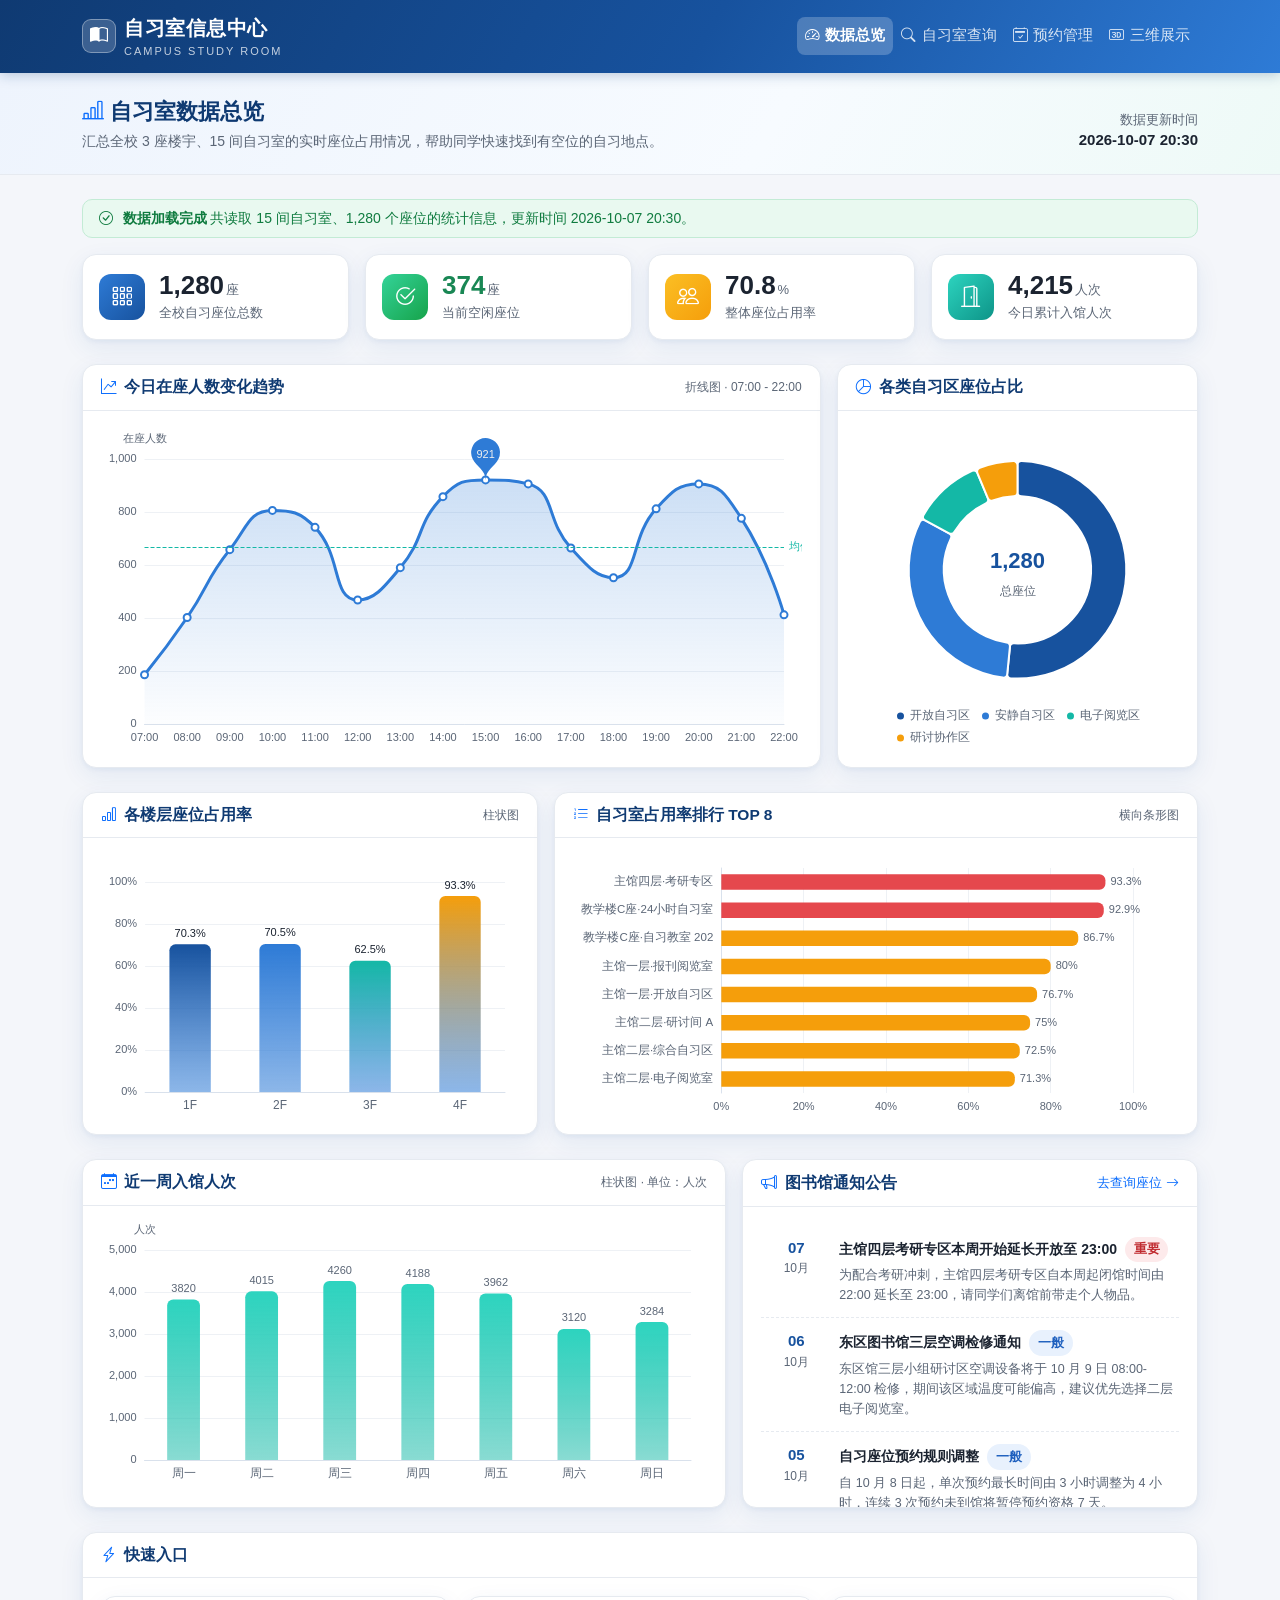
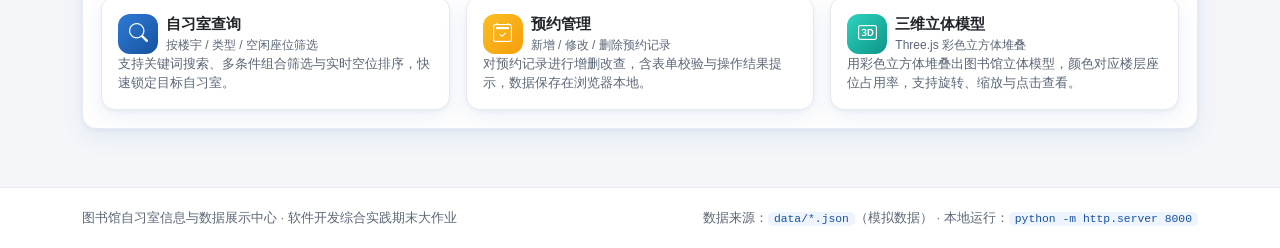
<file: index.html>
<!DOCTYPE html>
<html lang="zh-CN">
<head>
  <meta charset="UTF-8">
  <meta name="viewport" content="width=device-width, initial-scale=1, viewport-fit=cover">
  <meta name="description" content="图书馆自习室信息与数据展示中心 - 首页数据总览">
  <title>数据总览 | 图书馆自习室信息与数据展示中心</title>
  <link rel="stylesheet" href="libs/bootstrap.min.css">
  <link rel="stylesheet" href="libs/bootstrap-icons.css">
  <link rel="stylesheet" href="css/style.css">
</head>
<body>

<!-- ============================ 顶部导航 ============================ -->
<nav class="navbar navbar-expand-lg navbar-dark app-navbar sticky-top">
  <div class="container">
    <a class="navbar-brand" href="index.html">
      <span class="brand-badge"><i class="bi bi-book-half"></i></span>
      <span>自习室信息中心<span class="brand-sub">CAMPUS STUDY ROOM</span></span>
    </a>
    <button class="navbar-toggler" type="button" data-bs-toggle="collapse" data-bs-target="#mainNav"
            aria-controls="mainNav" aria-expanded="false" aria-label="展开导航菜单">
      <span class="navbar-toggler-icon"></span>
    </button>
    <div class="collapse navbar-collapse" id="mainNav">
      <ul class="navbar-nav ms-auto mb-2 mb-lg-0">
        <li class="nav-item"><a class="nav-link active" href="index.html"><i class="bi bi-speedometer2"></i>数据总览</a></li>
        <li class="nav-item"><a class="nav-link" href="rooms.html"><i class="bi bi-search"></i>自习室查询</a></li>
        <li class="nav-item"><a class="nav-link" href="manage.html"><i class="bi bi-calendar2-check"></i>预约管理</a></li>
        <li class="nav-item"><a class="nav-link" href="three-d/scene.html"><i class="bi bi-badge-3d"></i>三维展示</a></li>
      </ul>
    </div>
  </div>
</nav>

<main>
  <!-- ============================ 页头 ============================ -->
  <section class="page-hero">
    <div class="container">
      <div class="d-flex flex-wrap justify-content-between align-items-end gap-2">
        <div>
          <h1><i class="bi bi-bar-chart-line text-primary"></i> 自习室数据总览</h1>
          <p>汇总全校 3 座楼宇、15 间自习室的实时座位占用情况，帮助同学快速找到有空位的自习地点。</p>
        </div>
        <div class="text-lg-end">
          <div class="fs-13 text-muted-2">数据更新时间</div>
          <div class="fw-bold" id="updateTime">--</div>
        </div>
      </div>
    </div>
  </section>

  <div class="container py-4">
    <!-- 顶部提示条 -->
    <div id="alertHost" class="mb-3"></div>

    <!-- ============================ 核心指标 ============================ -->
    <section class="row g-3 mb-4" aria-label="核心指标">
      <div class="col-6 col-lg-3">
        <div class="stat-card">
          <div class="stat-icon"><i class="bi bi-grid-3x3-gap"></i></div>
          <div class="stat-meta">
            <div class="stat-value" id="statTotalSeats">--<small>座</small></div>
            <div class="stat-label">全校自习座位总数</div>
          </div>
        </div>
      </div>
      <div class="col-6 col-lg-3">
        <div class="stat-card">
          <div class="stat-icon g-ok"><i class="bi bi-check2-circle"></i></div>
          <div class="stat-meta">
            <div class="stat-value text-success" id="statAvailable">--<small>座</small></div>
            <div class="stat-label">当前空闲座位</div>
          </div>
        </div>
      </div>
      <div class="col-6 col-lg-3">
        <div class="stat-card">
          <div class="stat-icon g-warn"><i class="bi bi-people"></i></div>
          <div class="stat-meta">
            <div class="stat-value" id="statRate">--<small>%</small></div>
            <div class="stat-label">整体座位占用率</div>
          </div>
        </div>
      </div>
      <div class="col-6 col-lg-3">
        <div class="stat-card">
          <div class="stat-icon g-accent"><i class="bi bi-door-open"></i></div>
          <div class="stat-meta">
            <div class="stat-value" id="statVisits">--<small>人次</small></div>
            <div class="stat-label">今日累计入馆人次</div>
          </div>
        </div>
      </div>
    </section>

    <!-- ============================ 图表区（一） ============================ -->
    <section class="row g-3 mb-4">
      <div class="col-12 col-lg-8">
        <div class="card-soft h-100">
          <div class="card-head">
            <h2><i class="bi bi-graph-up-arrow text-primary"></i> 今日在座人数变化趋势</h2>
            <span class="fs-12 text-muted-2">折线图 · 07:00 - 22:00</span>
          </div>
          <div class="card-body">
            <div id="chartHourly" class="chart-box"></div>
          </div>
        </div>
      </div>
      <div class="col-12 col-lg-4">
        <div class="card-soft h-100">
          <div class="card-head">
            <h2><i class="bi bi-pie-chart text-primary"></i> 各类自习区座位占比</h2>
          </div>
          <div class="card-body">
            <div id="chartType" class="chart-box" style="height:320px;"></div>
          </div>
        </div>
      </div>
    </section>

    <!-- ============================ 图表区（二） ============================ -->
    <section class="row g-3 mb-4">
      <div class="col-12 col-lg-5">
        <div class="card-soft h-100">
          <div class="card-head">
            <h2><i class="bi bi-bar-chart text-primary"></i> 各楼层座位占用率</h2>
            <span class="fs-12 text-muted-2">柱状图</span>
          </div>
          <div class="card-body">
            <div id="chartFloor" class="chart-box sm"></div>
          </div>
        </div>
      </div>
      <div class="col-12 col-lg-7">
        <div class="card-soft h-100">
          <div class="card-head">
            <h2><i class="bi bi-list-ol text-primary"></i> 自习室占用率排行 TOP 8</h2>
            <span class="fs-12 text-muted-2">横向条形图</span>
          </div>
          <div class="card-body">
            <div id="chartRank" class="chart-box sm"></div>
          </div>
        </div>
      </div>
    </section>

    <!-- ============================ 图表区（三）+ 公告 ============================ -->
    <section class="row g-3 mb-4">
      <div class="col-12 col-lg-7">
        <div class="card-soft h-100">
          <div class="card-head">
            <h2><i class="bi bi-calendar-week text-primary"></i> 近一周入馆人次</h2>
            <span class="fs-12 text-muted-2">柱状图 · 单位：人次</span>
          </div>
          <div class="card-body">
            <div id="chartWeekly" class="chart-box sm"></div>
          </div>
        </div>
      </div>
      <div class="col-12 col-lg-5">
        <div class="card-soft h-100">
          <div class="card-head">
            <h2><i class="bi bi-megaphone text-primary"></i> 图书馆通知公告</h2>
            <a href="rooms.html" class="fs-13">去查询座位 <i class="bi bi-arrow-right"></i></a>
          </div>
          <div class="card-body" id="noticeList" style="max-height:300px;overflow:auto;">
            <div class="skeleton sk-card"></div>
          </div>
        </div>
      </div>
    </section>

    <!-- ============================ 快速入口 ============================ -->
    <section class="row g-3">
      <div class="col-12">
        <div class="card-soft">
          <div class="card-head"><h2><i class="bi bi-lightning-charge text-primary"></i> 快速入口</h2></div>
          <div class="card-body">
            <div class="row g-3">
              <div class="col-12 col-md-4">
                <a href="rooms.html" class="room-card d-block text-decoration-none">
                  <div class="d-flex align-items-center gap-2">
                    <span class="stat-icon" style="flex:0 0 40px;width:40px;height:40px;font-size:19px;"><i class="bi bi-search"></i></span>
                    <div>
                      <div class="fw-bold text-dark">自习室查询</div>
                      <div class="fs-12 text-muted-2">按楼宇 / 类型 / 空闲座位筛选</div>
                    </div>
                  </div>
                  <p class="fs-13 text-muted-2 mb-0">支持关键词搜索、多条件组合筛选与实时空位排序，快速锁定目标自习室。</p>
                </a>
              </div>
              <div class="col-12 col-md-4">
                <a href="manage.html" class="room-card d-block text-decoration-none">
                  <div class="d-flex align-items-center gap-2">
                    <span class="stat-icon g-warn" style="flex:0 0 40px;width:40px;height:40px;font-size:19px;"><i class="bi bi-calendar2-check"></i></span>
                    <div>
                      <div class="fw-bold text-dark">预约管理</div>
                      <div class="fs-12 text-muted-2">新增 / 修改 / 删除预约记录</div>
                    </div>
                  </div>
                  <p class="fs-13 text-muted-2 mb-0">对预约记录进行增删改查，含表单校验与操作结果提示，数据保存在浏览器本地。</p>
                </a>
              </div>
              <div class="col-12 col-md-4">
                <a href="three-d/scene.html" class="room-card d-block text-decoration-none">
                  <div class="d-flex align-items-center gap-2">
                    <span class="stat-icon g-accent" style="flex:0 0 40px;width:40px;height:40px;font-size:19px;"><i class="bi bi-badge-3d"></i></span>
                    <div>
                      <div class="fw-bold text-dark">三维立体模型</div>
                      <div class="fs-12 text-muted-2">Three.js 彩色立方体堆叠</div>
                    </div>
                  </div>
                  <p class="fs-13 text-muted-2 mb-0">用彩色立方体堆叠出图书馆立体模型，颜色对应楼层座位占用率，支持旋转、缩放与点击查看。</p>
                </a>
              </div>
            </div>
          </div>
        </div>
      </div>
    </section>
  </div>
</main>

<!-- ============================ 页脚 ============================ -->
<footer class="app-footer">
  <div class="container">
    <div class="foot-line">
      <div>图书馆自习室信息与数据展示中心 · 软件开发综合实践期末大作业</div>
      <div>数据来源：<code>data/*.json</code>（模拟数据） · 本地运行：<code>python -m http.server 8000</code></div>
    </div>
  </div>
</footer>

<script src="libs/jquery.min.js"></script>
<script src="libs/bootstrap.bundle.min.js"></script>
<script src="libs/echarts.min.js"></script>
<script src="js/common.js"></script>
<script src="js/index.js"></script>
</body>
</html>
</file>
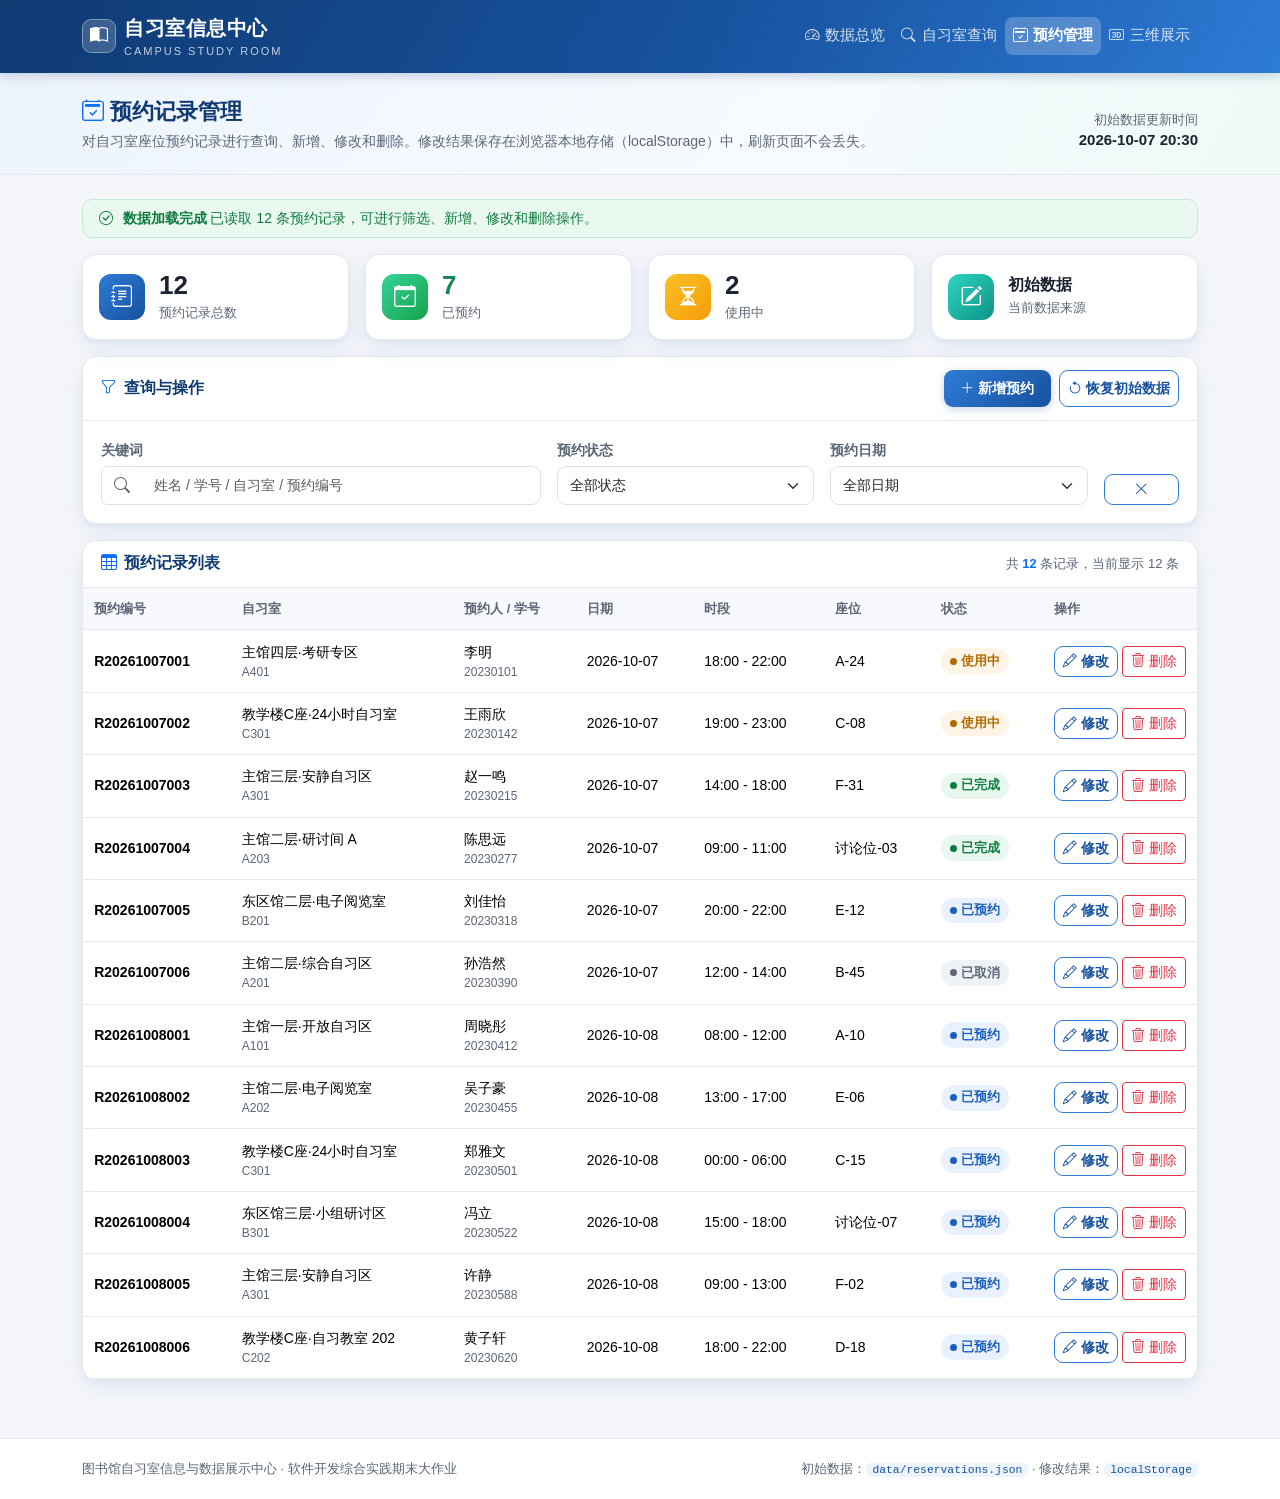
<file: manage.html>
<!DOCTYPE html>
<html lang="zh-CN">
<head>
  <meta charset="UTF-8">
  <meta name="viewport" content="width=device-width, initial-scale=1, viewport-fit=cover">
  <meta name="description" content="图书馆自习室信息与数据展示中心 - 预约记录管理">
  <title>预约管理 | 图书馆自习室信息与数据展示中心</title>
  <link rel="stylesheet" href="libs/bootstrap.min.css">
  <link rel="stylesheet" href="libs/bootstrap-icons.css">
  <link rel="stylesheet" href="css/style.css">
</head>
<body>

<nav class="navbar navbar-expand-lg navbar-dark app-navbar sticky-top">
  <div class="container">
    <a class="navbar-brand" href="index.html">
      <span class="brand-badge"><i class="bi bi-book-half"></i></span>
      <span>自习室信息中心<span class="brand-sub">CAMPUS STUDY ROOM</span></span>
    </a>
    <button class="navbar-toggler" type="button" data-bs-toggle="collapse" data-bs-target="#mainNav"
            aria-controls="mainNav" aria-expanded="false" aria-label="展开导航菜单">
      <span class="navbar-toggler-icon"></span>
    </button>
    <div class="collapse navbar-collapse" id="mainNav">
      <ul class="navbar-nav ms-auto mb-2 mb-lg-0">
        <li class="nav-item"><a class="nav-link" href="index.html"><i class="bi bi-speedometer2"></i>数据总览</a></li>
        <li class="nav-item"><a class="nav-link" href="rooms.html"><i class="bi bi-search"></i>自习室查询</a></li>
        <li class="nav-item"><a class="nav-link active" href="manage.html"><i class="bi bi-calendar2-check"></i>预约管理</a></li>
        <li class="nav-item"><a class="nav-link" href="three-d/scene.html"><i class="bi bi-badge-3d"></i>三维展示</a></li>
      </ul>
    </div>
  </div>
</nav>

<main>
  <section class="page-hero">
    <div class="container">
      <div class="d-flex flex-wrap justify-content-between align-items-end gap-2">
        <div>
          <h1><i class="bi bi-calendar2-check text-primary"></i> 预约记录管理</h1>
          <p>对自习室座位预约记录进行查询、新增、修改和删除。修改结果保存在浏览器本地存储（localStorage）中，刷新页面不会丢失。</p>
        </div>
        <div class="text-lg-end">
          <div class="fs-13 text-muted-2">初始数据更新时间</div>
          <div class="fw-bold" id="updateTime">--</div>
        </div>
      </div>
    </div>
  </section>

  <div class="container py-4">
    <div id="alertHost" class="mb-3"></div>

    <!-- ============================ 统计条 ============================ -->
    <section class="row g-3 mb-3" aria-label="预约统计">
      <div class="col-6 col-lg-3">
        <div class="stat-card">
          <div class="stat-icon"><i class="bi bi-journal-text"></i></div>
          <div class="stat-meta"><div class="stat-value" id="mTotal">--</div><div class="stat-label">预约记录总数</div></div>
        </div>
      </div>
      <div class="col-6 col-lg-3">
        <div class="stat-card">
          <div class="stat-icon g-ok"><i class="bi bi-calendar-check"></i></div>
          <div class="stat-meta"><div class="stat-value text-success" id="mBooked">--</div><div class="stat-label">已预约</div></div>
        </div>
      </div>
      <div class="col-6 col-lg-3">
        <div class="stat-card">
          <div class="stat-icon g-warn"><i class="bi bi-hourglass-split"></i></div>
          <div class="stat-meta"><div class="stat-value" id="mUsing">--</div><div class="stat-label">使用中</div></div>
        </div>
      </div>
      <div class="col-6 col-lg-3">
        <div class="stat-card">
          <div class="stat-icon g-accent"><i class="bi bi-pencil-square"></i></div>
          <div class="stat-meta"><div class="stat-value" id="mDirty" style="font-size:18px;">初始数据</div><div class="stat-label">当前数据来源</div></div>
        </div>
      </div>
    </section>

    <!-- ============================ 操作与筛选 ============================ -->
    <section class="card-soft mb-3">
      <div class="card-head">
        <h2><i class="bi bi-funnel text-primary"></i> 查询与操作</h2>
        <div class="d-flex flex-wrap gap-2">
          <button type="button" class="btn btn-brand btn-sm" id="btnAdd">
            <i class="bi bi-plus-lg"></i> 新增预约
          </button>
          <button type="button" class="btn btn-outline-brand btn-sm" id="btnRestore">
            <i class="bi bi-arrow-counterclockwise"></i> 恢复初始数据
          </button>
        </div>
      </div>
      <div class="card-body">
        <div class="row g-3">
          <div class="col-12 col-md-5">
            <label class="form-label" for="mKw">关键词</label>
            <div class="input-group">
              <span class="input-group-text bg-white"><i class="bi bi-search text-muted-2"></i></span>
              <input type="search" class="form-control border-start-0" id="mKw"
                     placeholder="姓名 / 学号 / 自习室 / 预约编号" maxlength="20">
            </div>
          </div>
          <div class="col-6 col-md-3">
            <label class="form-label" for="mStatus">预约状态</label>
            <select class="form-select" id="mStatus">
              <option value="">全部状态</option>
              <option value="已预约">已预约</option>
              <option value="使用中">使用中</option>
              <option value="已完成">已完成</option>
              <option value="已取消">已取消</option>
            </select>
          </div>
          <div class="col-6 col-md-3">
            <label class="form-label" for="mDate">预约日期</label>
            <select class="form-select" id="mDate"><option value="">全部日期</option></select>
          </div>
          <div class="col-12 col-md-1 d-flex align-items-end">
            <button type="button" class="btn btn-outline-brand btn-sm w-100" id="btnClearFilter" title="清空筛选">
              <i class="bi bi-x-lg"></i>
            </button>
          </div>
        </div>
      </div>
    </section>

    <!-- ============================ 记录表格 ============================ -->
    <section class="card-soft">
      <div class="card-head">
        <h2><i class="bi bi-table text-primary"></i> 预约记录列表</h2>
        <div class="fs-13 text-muted-2" id="mSummary">正在统计…</div>
      </div>
      <div class="card-body p-0">
        <div class="table-wrap" id="tableWrap"></div>
      </div>
    </section>
  </div>
</main>

<footer class="app-footer">
  <div class="container">
    <div class="foot-line">
      <div>图书馆自习室信息与数据展示中心 · 软件开发综合实践期末大作业</div>
      <div>初始数据：<code>data/reservations.json</code> · 修改结果：<code>localStorage</code></div>
    </div>
  </div>
</footer>

<!-- ============================ 新增 / 编辑 弹窗 ============================ -->
<div class="modal fade" id="editModal" tabindex="-1" aria-labelledby="editModalTitle" aria-hidden="true">
  <div class="modal-dialog modal-dialog-centered modal-lg">
    <div class="modal-content" style="border-radius:14px;border:none;">
      <div class="modal-header" style="background:#f7f9fc;border-bottom:1px solid var(--line);">
        <h5 class="modal-title fw-bold" id="editModalTitle">新增预约</h5>
        <button type="button" class="btn-close" data-bs-dismiss="modal" aria-label="关闭"></button>
      </div>
      <div class="modal-body">
        <form id="editForm" novalidate>
          <input type="hidden" id="fId">
          <div class="row g-3">
            <div class="col-12 col-md-6">
              <label class="form-label" for="fRoom">自习室 <span class="text-danger">*</span></label>
              <select class="form-select" id="fRoom" required>
                <option value="">请选择自习室</option>
              </select>
              <div class="invalid-feedback" id="errRoom">请选择一间自习室</div>
            </div>
            <div class="col-12 col-md-6">
              <label class="form-label" for="fSeat">座位号</label>
              <input type="text" class="form-control" id="fSeat" placeholder="如：A-24" maxlength="12">
              <div class="form-text fs-12">不填写时系统自动生成临时座位号</div>
            </div>
            <div class="col-12 col-md-6">
              <label class="form-label" for="fStudent">预约人姓名 <span class="text-danger">*</span></label>
              <input type="text" class="form-control" id="fStudent" placeholder="请输入姓名" maxlength="10" required>
              <div class="invalid-feedback" id="errStudent">姓名不能为空，且长度不超过 10 个字符</div>
            </div>
            <div class="col-12 col-md-6">
              <label class="form-label" for="fStudentNo">学号 <span class="text-danger">*</span></label>
              <input type="text" class="form-control" id="fStudentNo" placeholder="8 位数字，如 20230101"
                     maxlength="8" inputmode="numeric" required>
              <div class="invalid-feedback" id="errStudentNo">学号必须是 8 位数字</div>
            </div>
            <div class="col-12 col-md-4">
              <label class="form-label" for="fDate">预约日期 <span class="text-danger">*</span></label>
              <input type="date" class="form-control" id="fDate" required>
              <div class="invalid-feedback" id="errDate">请选择预约日期</div>
            </div>
            <div class="col-6 col-md-4">
              <label class="form-label" for="fStart">开始时间 <span class="text-danger">*</span></label>
              <input type="time" class="form-control" id="fStart" required>
              <div class="invalid-feedback" id="errStart">请选择开始时间</div>
            </div>
            <div class="col-6 col-md-4">
              <label class="form-label" for="fEnd">结束时间 <span class="text-danger">*</span></label>
              <input type="time" class="form-control" id="fEnd" required>
              <div class="invalid-feedback" id="errEnd">结束时间必须晚于开始时间</div>
            </div>
            <div class="col-12 col-md-4">
              <label class="form-label" for="fStatus">状态</label>
              <select class="form-select" id="fStatus">
                <option value="已预约">已预约</option>
                <option value="使用中">使用中</option>
                <option value="已完成">已完成</option>
                <option value="已取消">已取消</option>
              </select>
            </div>
          </div>
        </form>
      </div>
      <div class="modal-footer" style="border-top:1px solid var(--line);">
        <button type="button" class="btn btn-outline-secondary" data-bs-dismiss="modal">取消</button>
        <button type="button" class="btn btn-brand" id="btnSave"><i class="bi bi-check2"></i> 保存</button>
      </div>
    </div>
  </div>
</div>

<!-- ============================ 删除确认弹窗 ============================ -->
<div class="modal fade" id="delModal" tabindex="-1" aria-labelledby="delModalTitle" aria-hidden="true">
  <div class="modal-dialog modal-dialog-centered modal-sm">
    <div class="modal-content" style="border-radius:14px;border:none;">
      <div class="modal-header" style="border-bottom:1px solid var(--line);">
        <h5 class="modal-title fw-bold" id="delModalTitle">确认删除</h5>
      </div>
      <div class="modal-body" id="delBody">确定要删除这条预约记录吗？</div>
      <div class="modal-footer" style="border-top:1px solid var(--line);">
        <button type="button" class="btn btn-outline-secondary btn-sm" data-bs-dismiss="modal">取消</button>
        <button type="button" class="btn btn-danger btn-sm" id="btnDelConfirm"><i class="bi bi-trash3"></i> 确认删除</button>
      </div>
    </div>
  </div>
</div>

<script src="libs/jquery.min.js"></script>
<script src="libs/bootstrap.bundle.min.js"></script>
<script src="js/common.js"></script>
<script src="js/manage.js"></script>
</body>
</html>
</file>
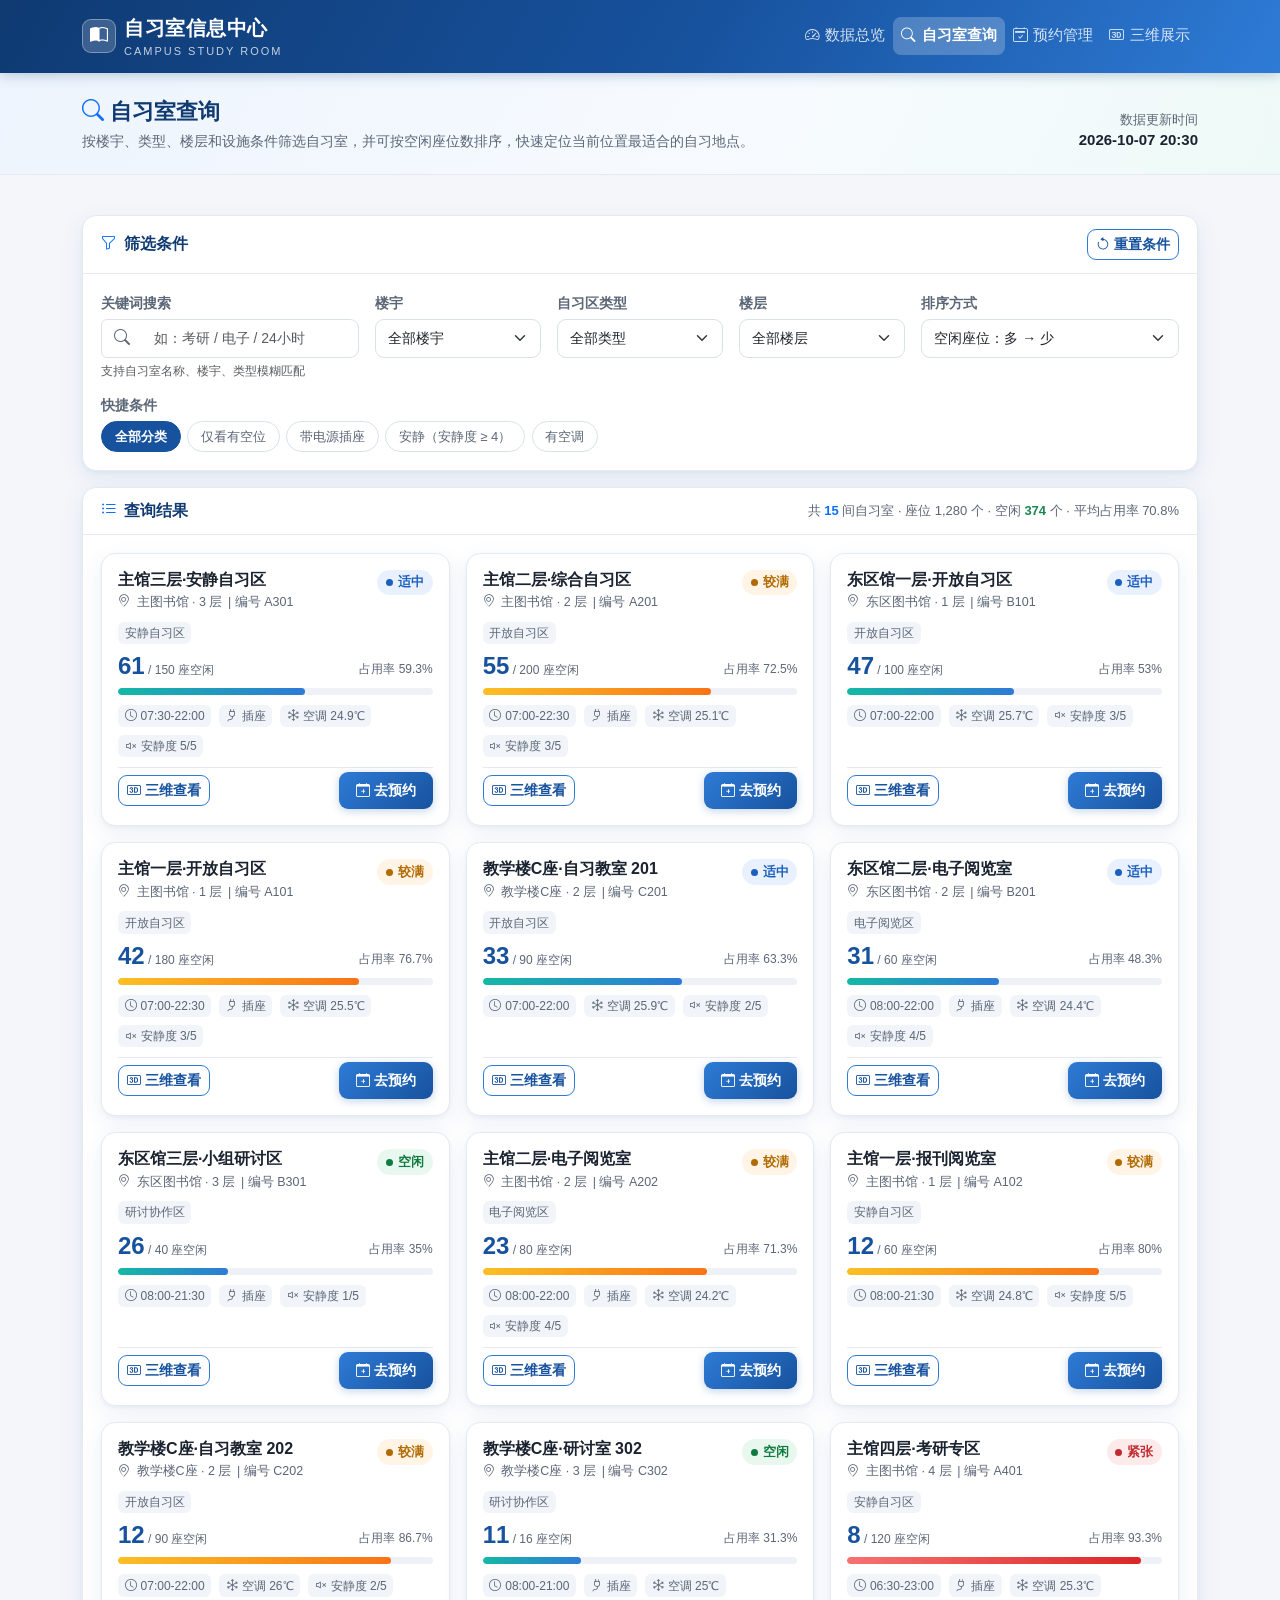
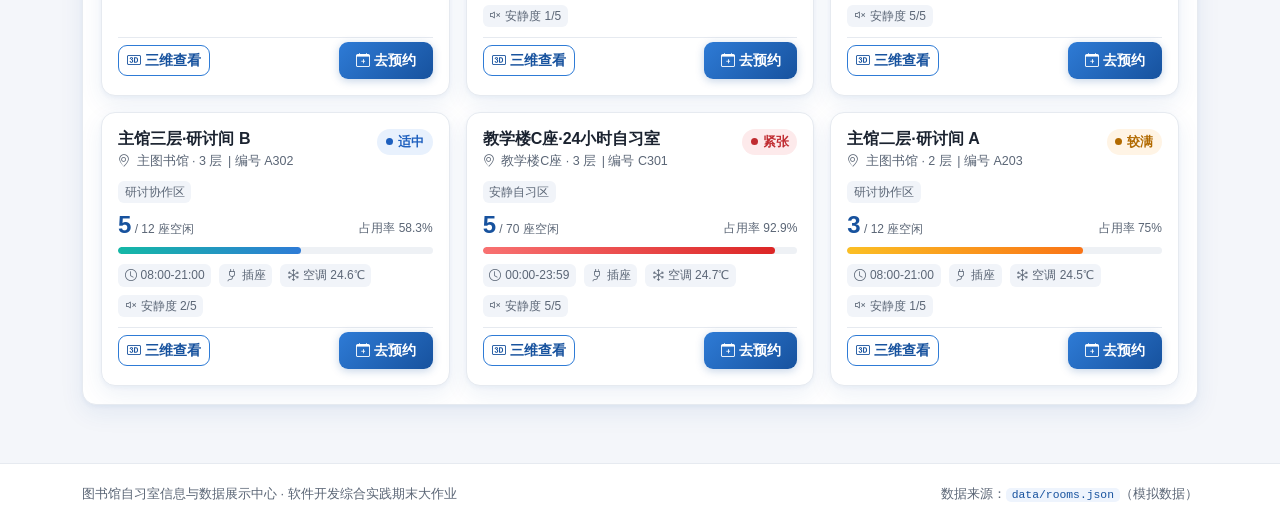
<file: rooms.html>
<!DOCTYPE html>
<html lang="zh-CN">
<head>
  <meta charset="UTF-8">
  <meta name="viewport" content="width=device-width, initial-scale=1, viewport-fit=cover">
  <meta name="description" content="图书馆自习室信息与数据展示中心 - 自习室查询与筛选">
  <title>自习室查询 | 图书馆自习室信息与数据展示中心</title>
  <link rel="stylesheet" href="libs/bootstrap.min.css">
  <link rel="stylesheet" href="libs/bootstrap-icons.css">
  <link rel="stylesheet" href="css/style.css">
</head>
<body>

<nav class="navbar navbar-expand-lg navbar-dark app-navbar sticky-top">
  <div class="container">
    <a class="navbar-brand" href="index.html">
      <span class="brand-badge"><i class="bi bi-book-half"></i></span>
      <span>自习室信息中心<span class="brand-sub">CAMPUS STUDY ROOM</span></span>
    </a>
    <button class="navbar-toggler" type="button" data-bs-toggle="collapse" data-bs-target="#mainNav"
            aria-controls="mainNav" aria-expanded="false" aria-label="展开导航菜单">
      <span class="navbar-toggler-icon"></span>
    </button>
    <div class="collapse navbar-collapse" id="mainNav">
      <ul class="navbar-nav ms-auto mb-2 mb-lg-0">
        <li class="nav-item"><a class="nav-link" href="index.html"><i class="bi bi-speedometer2"></i>数据总览</a></li>
        <li class="nav-item"><a class="nav-link active" href="rooms.html"><i class="bi bi-search"></i>自习室查询</a></li>
        <li class="nav-item"><a class="nav-link" href="manage.html"><i class="bi bi-calendar2-check"></i>预约管理</a></li>
        <li class="nav-item"><a class="nav-link" href="three-d/scene.html"><i class="bi bi-badge-3d"></i>三维展示</a></li>
      </ul>
    </div>
  </div>
</nav>

<main>
  <section class="page-hero">
    <div class="container">
      <div class="d-flex flex-wrap justify-content-between align-items-end gap-2">
        <div>
          <h1><i class="bi bi-search text-primary"></i> 自习室查询</h1>
          <p>按楼宇、类型、楼层和设施条件筛选自习室，并可按空闲座位数排序，快速定位当前位置最适合的自习地点。</p>
        </div>
        <div class="text-lg-end">
          <div class="fs-13 text-muted-2">数据更新时间</div>
          <div class="fw-bold" id="updateTime">--</div>
        </div>
      </div>
    </div>
  </section>

  <div class="container py-4">
    <div id="alertHost" class="mb-3"></div>

    <!-- ============================ 筛选区 ============================ -->
    <section class="card-soft mb-3">
      <div class="card-head">
        <h2><i class="bi bi-funnel text-primary"></i> 筛选条件</h2>
        <button type="button" class="btn btn-outline-brand btn-sm" id="btnReset">
          <i class="bi bi-arrow-counterclockwise"></i> 重置条件
        </button>
      </div>
      <div class="card-body">
        <form class="row g-3" id="filterForm" autocomplete="off">
          <div class="col-12 col-md-6 col-lg-3">
            <label class="form-label" for="kw">关键词搜索</label>
            <div class="input-group">
              <span class="input-group-text bg-white"><i class="bi bi-search text-muted-2"></i></span>
              <input type="search" class="form-control border-start-0" id="kw"
                     placeholder="如：考研 / 电子 / 24小时" maxlength="20">
            </div>
            <div class="form-text fs-12">支持自习室名称、楼宇、类型模糊匹配</div>
          </div>
          <div class="col-6 col-md-6 col-lg-2">
            <label class="form-label" for="fBuilding">楼宇</label>
            <select class="form-select" id="fBuilding">
              <option value="">全部楼宇</option>
            </select>
          </div>
          <div class="col-6 col-md-6 col-lg-2">
            <label class="form-label" for="fType">自习区类型</label>
            <select class="form-select" id="fType">
              <option value="">全部类型</option>
            </select>
          </div>
          <div class="col-6 col-md-6 col-lg-2">
            <label class="form-label" for="fFloor">楼层</label>
            <select class="form-select" id="fFloor">
              <option value="">全部楼层</option>
            </select>
          </div>
          <div class="col-6 col-md-6 col-lg-3">
            <label class="form-label" for="fSort">排序方式</label>
            <select class="form-select" id="fSort">
              <option value="available-desc">空闲座位：多 → 少</option>
              <option value="rate-asc">占用率：低 → 高</option>
              <option value="rate-desc">占用率：高 → 低</option>
              <option value="name-asc">名称：A → Z</option>
            </select>
          </div>
          <div class="col-12">
            <label class="form-label d-block">快捷条件</label>
            <div class="chip-group" id="chipGroup">
              <span class="chip active" data-chip="all">全部分类</span>
              <span class="chip" data-chip="available">仅看有空位</span>
              <span class="chip" data-chip="socket">带电源插座</span>
              <span class="chip" data-chip="quiet">安静（安静度 ≥ 4）</span>
              <span class="chip" data-chip="ac">有空调</span>
            </div>
          </div>
        </form>
      </div>
    </section>

    <!-- ============================ 结果区 ============================ -->
    <section class="card-soft">
      <div class="card-head">
        <h2><i class="bi bi-list-ul text-primary"></i> 查询结果</h2>
        <div class="fs-13 text-muted-2" id="resultSummary">正在统计…</div>
      </div>
      <div class="card-body">
        <div class="row g-3" id="roomList"></div>
      </div>
    </section>
  </div>
</main>

<footer class="app-footer">
  <div class="container">
    <div class="foot-line">
      <div>图书馆自习室信息与数据展示中心 · 软件开发综合实践期末大作业</div>
      <div>数据来源：<code>data/rooms.json</code>（模拟数据）</div>
    </div>
  </div>
</footer>

<script src="libs/jquery.min.js"></script>
<script src="libs/bootstrap.bundle.min.js"></script>
<script src="js/common.js"></script>
<script src="js/rooms.js"></script>
</body>
</html>
</file>
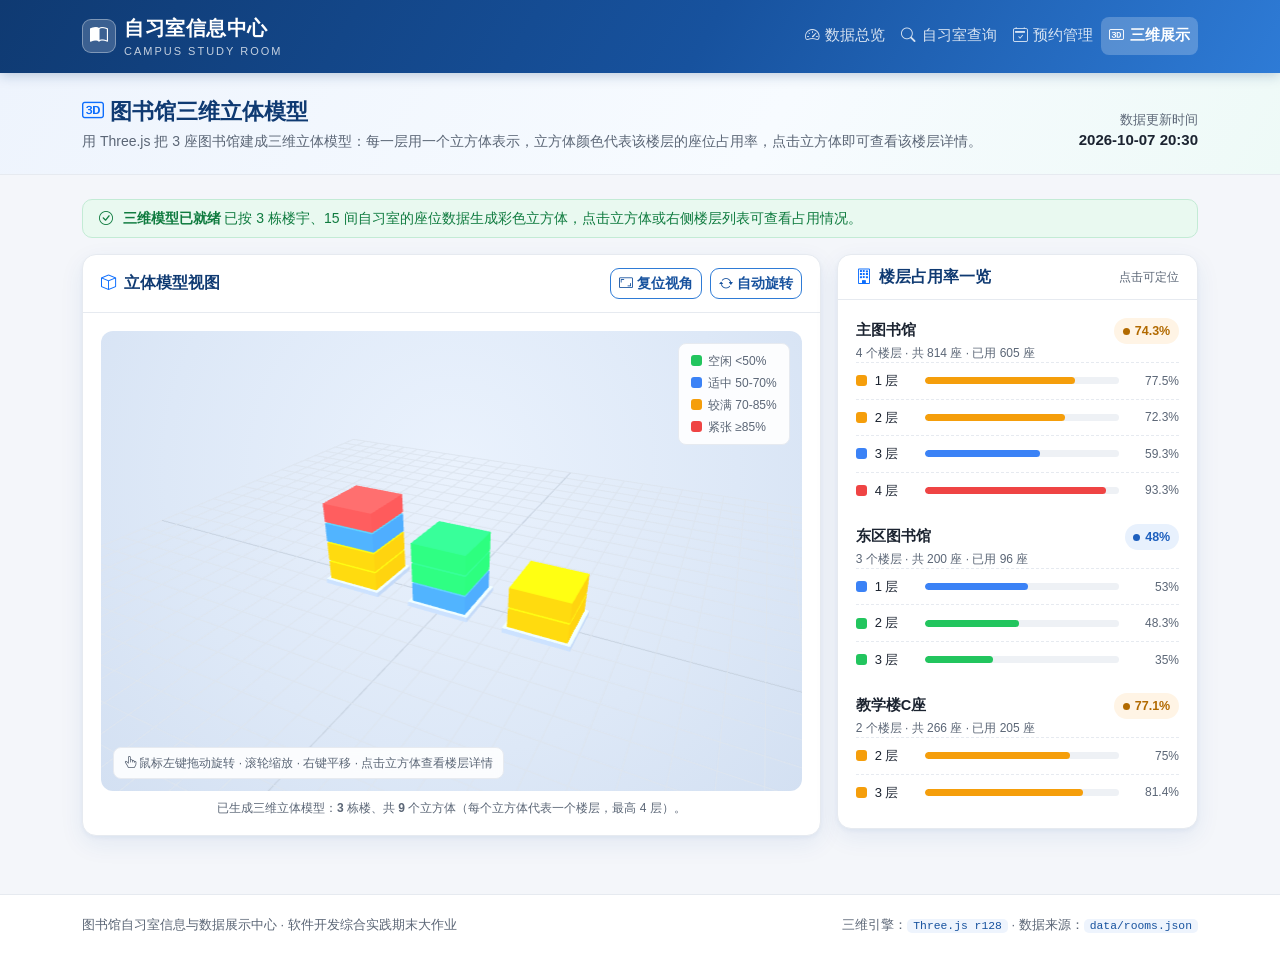
<file: three-d/scene.html>
<!DOCTYPE html>
<html lang="zh-CN">
<head>
  <meta charset="UTF-8">
  <meta name="viewport" content="width=device-width, initial-scale=1, viewport-fit=cover">
  <meta name="description" content="图书馆自习室信息与数据展示中心 - 图书馆三维立体模型">
  <title>三维展示 | 图书馆自习室信息与数据展示中心</title>
  <link rel="stylesheet" href="../libs/bootstrap.min.css">
  <link rel="stylesheet" href="../libs/bootstrap-icons.css">
  <link rel="stylesheet" href="../css/style.css">
</head>
<body>

<nav class="navbar navbar-expand-lg navbar-dark app-navbar sticky-top">
  <div class="container">
    <a class="navbar-brand" href="../index.html">
      <span class="brand-badge"><i class="bi bi-book-half"></i></span>
      <span>自习室信息中心<span class="brand-sub">CAMPUS STUDY ROOM</span></span>
    </a>
    <button class="navbar-toggler" type="button" data-bs-toggle="collapse" data-bs-target="#mainNav"
            aria-controls="mainNav" aria-expanded="false" aria-label="展开导航菜单">
      <span class="navbar-toggler-icon"></span>
    </button>
    <div class="collapse navbar-collapse" id="mainNav">
      <ul class="navbar-nav ms-auto mb-2 mb-lg-0">
        <li class="nav-item"><a class="nav-link" href="../index.html"><i class="bi bi-speedometer2"></i>数据总览</a></li>
        <li class="nav-item"><a class="nav-link" href="../rooms.html"><i class="bi bi-search"></i>自习室查询</a></li>
        <li class="nav-item"><a class="nav-link" href="../manage.html"><i class="bi bi-calendar2-check"></i>预约管理</a></li>
        <li class="nav-item"><a class="nav-link active" href="scene.html"><i class="bi bi-badge-3d"></i>三维展示</a></li>
      </ul>
    </div>
  </div>
</nav>

<main>
  <section class="page-hero">
    <div class="container">
      <div class="d-flex flex-wrap justify-content-between align-items-end gap-2">
        <div>
          <h1><i class="bi bi-badge-3d text-primary"></i> 图书馆三维立体模型</h1>
          <p>用 Three.js 把 3 座图书馆建成三维立体模型：每一层用一个立方体表示，立方体颜色代表该楼层的座位占用率，点击立方体即可查看该楼层详情。</p>
        </div>
        <div class="text-lg-end">
          <div class="fs-13 text-muted-2">数据更新时间</div>
          <div class="fw-bold" id="updateTime">--</div>
        </div>
      </div>
    </div>
  </section>

  <div class="container py-4">
    <div id="alertHost" class="mb-3"></div>

    <div class="row g-3">
      <!-- ============================ 三维画布 ============================ -->
      <div class="col-12 col-lg-8">
        <div class="card-soft h-100">
          <div class="card-head">
            <h2><i class="bi bi-box text-primary"></i> 立体模型视图</h2>
            <div class="d-flex gap-2">
              <button type="button" class="btn btn-outline-brand btn-sm" id="btnResetView">
                <i class="bi bi-aspect-ratio"></i> 复位视角
              </button>
              <button type="button" class="btn btn-outline-brand btn-sm" id="btnRotate">
                <i class="bi bi-arrow-repeat"></i> 自动旋转
              </button>
            </div>
          </div>
          <div class="card-body">
            <div id="sceneWrap">
              <div class="scene-legend">
                <div class="lg-row"><span class="lg-swatch" style="background:#22c55e;"></span> 空闲 &lt;50%</div>
                <div class="lg-row"><span class="lg-swatch" style="background:#3b82f6;"></span> 适中 50-70%</div>
                <div class="lg-row"><span class="lg-swatch" style="background:#f59e0b;"></span> 较满 70-85%</div>
                <div class="lg-row"><span class="lg-swatch" style="background:#ef4444;"></span> 紧张 ≥85%</div>
              </div>
              <div class="scene-tooltip" id="sceneTip"></div>
              <div class="scene-hint">
                <i class="bi bi-hand-index-thumb"></i> 鼠标左键拖动旋转 · 滚轮缩放 · 右键平移 · 点击立方体查看楼层详情
              </div>
            </div>
            <div class="text-center fs-12 text-muted-2 mt-2" id="sceneStatus">正在初始化三维场景…</div>
          </div>
        </div>
      </div>

      <!-- ============================ 侧边信息 ============================ -->
      <div class="col-12 col-lg-4">
        <div class="card-soft">
          <div class="card-head">
            <h2><i class="bi bi-building text-primary"></i> 楼层占用率一览</h2>
            <span class="fs-12 text-muted-2">点击可定位</span>
          </div>
          <div class="card-body" id="buildingList">
            <div class="skeleton sk-line" style="width:60%;"></div>
            <div class="skeleton sk-line"></div>
            <div class="skeleton sk-line" style="width:80%;"></div>
          </div>
        </div>
      </div>
    </div>
  </div>
</main>

<footer class="app-footer">
  <div class="container">
    <div class="foot-line">
      <div>图书馆自习室信息与数据展示中心 · 软件开发综合实践期末大作业</div>
      <div>三维引擎：<code>Three.js r128</code> · 数据来源：<code>data/rooms.json</code></div>
    </div>
  </div>
</footer>

<script src="../libs/jquery.min.js"></script>
<script src="../libs/bootstrap.bundle.min.js"></script>
<script src="../libs/three.min.js"></script>
<script src="../libs/OrbitControls.js"></script>
<script src="../js/common.js"></script>
<script src="../js/scene.js"></script>
</body>
</html>
</file>
<file: css/style.css>
/* ==========================================================================
   图书馆自习室 · 信息与数据展示中心  公共样式
   说明：基于 Bootstrap 5 做主题定制，全部样式集中在此文件，保证各页面界面一致
   ========================================================================== */

:root {
  --brand: #17529e;
  --brand-dark: #0f3a72;
  --brand-light: #2e7bd6;
  --accent: #14b8a6;
  --ok: #16a34a;
  --warn: #f59e0b;
  --danger: #e5484d;
  --ink: #1b2330;
  --ink-2: #5b6676;
  --line: #e6eaf0;
  --bg: #f4f6fa;
  --card: #ffffff;
  --radius: 14px;
  --shadow: 0 2px 4px rgba(23, 82, 158, .05), 0 8px 24px rgba(23, 82, 158, .08);
}

* { -webkit-tap-highlight-color: transparent; }

body {
  background: var(--bg);
  color: var(--ink);
  font-family: "Microsoft YaHei", "PingFang SC", "Helvetica Neue", Arial, sans-serif;
  font-size: 15px;
  min-height: 100vh;
  display: flex;
  flex-direction: column;
}

main { flex: 1 0 auto; }

a { text-decoration: none; }

/* ---------------------------- 顶部导航 ---------------------------- */
.app-navbar {
  background: linear-gradient(120deg, var(--brand-dark) 0%, var(--brand) 55%, var(--brand-light) 100%);
  box-shadow: 0 2px 12px rgba(15, 58, 114, .25);
}

.app-navbar .navbar-brand {
  font-weight: 700;
  letter-spacing: .5px;
  color: #fff;
  display: flex;
  align-items: center;
  gap: .5rem;
}

.app-navbar .brand-badge {
  width: 34px; height: 34px;
  display: inline-flex; align-items: center; justify-content: center;
  background: rgba(255, 255, 255, .18);
  border: 1px solid rgba(255, 255, 255, .35);
  border-radius: 9px;
  font-size: 18px;
}

.app-navbar .brand-sub {
  display: block;
  font-size: 11px;
  font-weight: 400;
  opacity: .75;
  letter-spacing: 2px;
}

.app-navbar .nav-link {
  color: rgba(255, 255, 255, .82);
  font-size: 14.5px;
  padding: .5rem .9rem;
  border-radius: 8px;
  transition: all .18s;
  display: flex;
  align-items: center;
  gap: .35rem;
}

.app-navbar .nav-link:hover { color: #fff; background: rgba(255, 255, 255, .12); }
.app-navbar .nav-link.active { color: #fff; background: rgba(255, 255, 255, .22); font-weight: 600; }
.app-navbar .navbar-toggler { border-color: rgba(255, 255, 255, .4); }
.app-navbar .navbar-toggler-icon {
  background-image: url("data:image/svg+xml,%3csvg xmlns='http://www.w3.org/2000/svg' viewBox='0 0 30 30'%3e%3cpath stroke='rgba%28255,255,255,0.9%29' stroke-linecap='round' stroke-width='2' d='M4 7h22M4 15h22M4 23h22'/%3e%3c/svg%3e");
}

/* ---------------------------- 页头 ---------------------------- */
.page-hero {
  background: linear-gradient(120deg, #eef4fd 0%, #f7fbff 60%, #eefaf7 100%);
  border-bottom: 1px solid var(--line);
  padding: 26px 0 22px;
}

.page-hero h1 { font-size: 22px; font-weight: 700; margin: 0 0 6px; color: var(--brand-dark); }
.page-hero p { margin: 0; color: var(--ink-2); font-size: 14px; }

/* ---------------------------- 卡片 ---------------------------- */
.card-soft {
  background: var(--card);
  border: 1px solid var(--line);
  border-radius: var(--radius);
  box-shadow: var(--shadow);
  overflow: hidden;
}

.card-soft > .card-head {
  padding: 13px 18px;
  border-bottom: 1px solid var(--line);
  display: flex;
  align-items: center;
  justify-content: space-between;
  gap: .5rem;
  flex-wrap: wrap;
}

.card-soft > .card-head h2,
.card-soft > .card-head h3 {
  font-size: 15.5px;
  font-weight: 700;
  margin: 0;
  color: var(--brand-dark);
  display: flex;
  align-items: center;
  gap: .45rem;
}

.card-soft > .card-body { padding: 18px; }

/* ---------------------------- 指标卡 ---------------------------- */
.stat-card {
  background: var(--card);
  border: 1px solid var(--line);
  border-radius: var(--radius);
  padding: 16px;
  box-shadow: var(--shadow);
  height: 100%;
  display: flex;
  align-items: center;
  gap: 14px;
  transition: transform .18s, box-shadow .18s;
}

.stat-card:hover { transform: translateY(-3px); box-shadow: 0 6px 12px rgba(23, 82, 158, .1), 0 14px 32px rgba(23, 82, 158, .12); }

.stat-icon {
  flex: 0 0 46px;
  width: 46px; height: 46px;
  border-radius: 12px;
  display: flex; align-items: center; justify-content: center;
  font-size: 22px;
  color: #fff;
  background: linear-gradient(135deg, var(--brand-light), var(--brand));
}

.stat-icon.g-ok { background: linear-gradient(135deg, #34d399, #16a34a); }
.stat-icon.g-warn { background: linear-gradient(135deg, #fbbf24, #f59e0b); }
.stat-icon.g-danger { background: linear-gradient(135deg, #f87171, #dc2626); }
.stat-icon.g-accent { background: linear-gradient(135deg, #2dd4bf, #0d9488); }

.stat-meta { min-width: 0; }
.stat-value { font-size: 26px; font-weight: 700; line-height: 1.1; color: var(--ink); }
.stat-value small { font-size: 13px; font-weight: 500; color: var(--ink-2); margin-left: 2px; }
.stat-label { font-size: 13px; color: var(--ink-2); margin-top: 4px; }

/* ---------------------------- 图表容器 ---------------------------- */
.chart-box { width: 100%; height: 320px; }
.chart-box.sm { height: 260px; }
.chart-box.lg { height: 360px; }

/* ---------------------------- 状态徽章 ---------------------------- */
.badge-status {
  display: inline-flex;
  align-items: center;
  gap: .3rem;
  font-size: 12.5px;
  font-weight: 600;
  padding: .28em .7em;
  border-radius: 999px;
  white-space: nowrap;
}

.badge-idle  { background: #e8f8ef; color: #0f7b3f; }
.badge-fair  { background: #e8f1fd; color: #1d5fbe; }
.badge-busy  { background: #fff4e5; color: #b26a00; }
.badge-full  { background: #fdeaeb; color: #c02b30; }
.badge-gray  { background: #eef1f5; color: #5b6676; }

.dot { width: 7px; height: 7px; border-radius: 50%; background: currentColor; display: inline-block; }

/* 占用率进度条 */
.rate-bar { height: 7px; border-radius: 999px; background: #eef1f5; overflow: hidden; min-width: 68px; }
.rate-bar > i { display: block; height: 100%; border-radius: 999px; background: linear-gradient(90deg, var(--accent), var(--brand-light)); transition: width .4s; }
.rate-bar.is-busy > i { background: linear-gradient(90deg, #fbbf24, #f97316); }
.rate-bar.is-full > i { background: linear-gradient(90deg, #f87171, #dc2626); }

/* ---------------------------- 自习室卡片(列表) ---------------------------- */
.room-card {
  background: var(--card);
  border: 1px solid var(--line);
  border-radius: var(--radius);
  box-shadow: var(--shadow);
  padding: 16px;
  height: 100%;
  display: flex;
  flex-direction: column;
  gap: 10px;
  transition: transform .18s, box-shadow .18s, border-color .18s;
}

.room-card:hover { transform: translateY(-3px); border-color: #cfe0f6; box-shadow: 0 6px 12px rgba(23, 82, 158, .1), 0 16px 34px rgba(23, 82, 158, .13); }

.room-card .room-title { font-size: 16px; font-weight: 700; color: var(--ink); margin: 0; }
.room-card .room-sub { font-size: 12.5px; color: var(--ink-2); display: flex; align-items: center; gap: .35rem; }
.room-card .room-foot { margin-top: auto; display: flex; align-items: center; justify-content: space-between; gap: .5rem; flex-wrap: wrap; }
.room-card .big-num { font-size: 24px; font-weight: 700; color: var(--brand); line-height: 1; }
.room-card .big-num.full { color: var(--danger); }
.room-card .big-num small { font-size: 12px; color: var(--ink-2); font-weight: 500; }

.tag-mini {
  font-size: 12px;
  padding: .18em .55em;
  border-radius: 6px;
  background: #f1f4f9;
  color: var(--ink-2);
  display: inline-flex;
  align-items: center;
  gap: .25rem;
}

/* ---------------------------- 表单控件 ---------------------------- */
.form-label { font-size: 13.5px; font-weight: 600; color: var(--ink-2); margin-bottom: .3rem; }
.form-control, .form-select { border-color: #d9e1ec; font-size: 14px; border-radius: 9px; padding: .5rem .75rem; }
.form-control:focus, .form-select:focus { border-color: var(--brand-light); box-shadow: 0 0 0 .2rem rgba(46, 123, 214, .15); }

.btn-brand {
  background: linear-gradient(135deg, var(--brand-light), var(--brand));
  border: none; color: #fff; font-weight: 600; border-radius: 9px; padding: .5rem 1.05rem;
  box-shadow: 0 2px 8px rgba(23, 82, 158, .25);
}
.btn-brand:hover { color: #fff; filter: brightness(1.06); }
.btn-outline-brand { border: 1px solid var(--brand-light); color: var(--brand); border-radius: 9px; font-weight: 600; }
.btn-outline-brand:hover { background: var(--brand); color: #fff; }
.btn-outline-brand.active, .btn-check:checked + .btn-outline-brand { background: var(--brand); color: #fff; border-color: var(--brand); }

/* 快捷筛选按钮组 */
.chip-group { display: flex; flex-wrap: wrap; gap: .4rem; }
.chip {
  border: 1px solid #d9e1ec;
  background: #fff;
  color: var(--ink-2);
  font-size: 13px;
  padding: .3rem .8rem;
  border-radius: 999px;
  cursor: pointer;
  transition: all .16s;
  user-select: none;
}
.chip:hover { border-color: var(--brand-light); color: var(--brand); }
.chip.active { background: var(--brand); border-color: var(--brand); color: #fff; font-weight: 600; }

/* ---------------------------- 表格 ---------------------------- */
.table-soft { font-size: 14px; margin-bottom: 0; }
.table-soft > :not(caption) > * > * { padding: .7rem .7rem; border-bottom-color: var(--line); vertical-align: middle; }
.table-soft thead th { background: #f7f9fc; color: var(--ink-2); font-size: 13px; font-weight: 700; white-space: nowrap; border-bottom: 1px solid var(--line); }
.table-soft tbody tr:hover { background: #f8fbff; }
.table-wrap { overflow-x: auto; -webkit-overflow-scrolling: touch; }

/* ---------------------------- 公告列表 ---------------------------- */
.notice-item { display: flex; gap: 12px; padding: 12px 4px; border-bottom: 1px dashed var(--line); }
.notice-item:last-child { border-bottom: none; }
.notice-date { flex: 0 0 62px; font-size: 12px; color: var(--ink-2); text-align: center; }
.notice-date b { display: block; font-size: 15px; color: var(--brand); }
.notice-title { font-size: 14px; font-weight: 600; margin: 0 0 3px; }
.notice-desc { font-size: 12.5px; color: var(--ink-2); margin: 0; line-height: 1.6; }

/* ---------------------------- 状态区域(加载/空/错误) ---------------------------- */
.state-box { padding: 40px 16px; text-align: center; color: var(--ink-2); }
.state-box .state-icon { font-size: 40px; color: #c3cddb; line-height: 1; margin-bottom: 10px; }
.state-box .state-title { font-size: 15px; font-weight: 600; color: var(--ink); margin-bottom: 5px; }
.state-box .state-desc { font-size: 13px; max-width: 460px; margin: 0 auto 12px; line-height: 1.7; }
.state-box.is-error .state-icon { color: #f0a3a5; }
.state-box.is-error .state-title { color: var(--danger); }

.skeleton { background: linear-gradient(90deg, #eef1f5 25%, #f6f8fb 37%, #eef1f5 63%); background-size: 400% 100%; animation: sk 1.3s ease infinite; border-radius: 10px; }
@keyframes sk { 0% { background-position: 100% 50%; } 100% { background-position: 0 50%; } }
.sk-line { height: 14px; margin-bottom: 10px; }
.sk-card { height: 128px; margin-bottom: 16px; }

/* ---------------------------- 三维展示 ---------------------------- */
#sceneWrap {
  position: relative;
  width: 100%;
  height: 460px;
  background: radial-gradient(circle at 50% 30%, #eaf2fd 0%, #dde8f7 60%, #d3e0f2 100%);
  border-radius: 12px;
  overflow: hidden;
  touch-action: none;
}
#sceneWrap canvas { display: block; }

.scene-hint {
  position: absolute; left: 12px; bottom: 12px;
  background: rgba(255, 255, 255, .88);
  border: 1px solid var(--line);
  border-radius: 8px;
  padding: 6px 10px;
  font-size: 12px;
  color: var(--ink-2);
  backdrop-filter: blur(4px);
  max-width: calc(100% - 24px);
}

.scene-legend {
  position: absolute; right: 12px; top: 12px;
  background: rgba(255, 255, 255, .9);
  border: 1px solid var(--line);
  border-radius: 8px;
  padding: 8px 12px;
  font-size: 12px;
  color: var(--ink-2);
}
.scene-legend .lg-row { display: flex; align-items: center; gap: .4rem; margin-bottom: 4px; }
.scene-legend .lg-row:last-child { margin-bottom: 0; }
.lg-swatch { width: 11px; height: 11px; border-radius: 3px; display: inline-block; }

.scene-tooltip {
  position: absolute;
  pointer-events: none;
  background: rgba(27, 35, 48, .92);
  color: #fff;
  font-size: 12.5px;
  padding: 6px 10px;
  border-radius: 7px;
  white-space: nowrap;
  transform: translate(-50%, -140%);
  opacity: 0;
  transition: opacity .12s;
  z-index: 5;
}
.scene-tooltip.show { opacity: 1; }

/* ---------------------------- 提示条 ---------------------------- */
.app-alert { border-radius: 10px; font-size: 14px; border: 1px solid transparent; display: flex; gap: .6rem; align-items: flex-start; }
.app-alert.is-error { background: #fdeced; border-color: #f8cfd1; color: #a52025; }
.app-alert.is-warn  { background: #fff7e8; border-color: #fbe0b3; color: #8a5b00; }
.app-alert.is-ok    { background: #e9f9f0; border-color: #c3ebd5; color: #0f7b3f; }
.app-alert.is-info  { background: #eaf2fd; border-color: #cfe0f6; color: #17529e; }

#toastHost { position: fixed; top: 74px; right: 16px; z-index: 1080; display: flex; flex-direction: column; gap: 8px; }
@media (max-width: 575.98px) { #toastHost { left: 12px; right: 12px; top: 66px; } }

/* ---------------------------- 页脚 ---------------------------- */
.app-footer {
  flex-shrink: 0;
  margin-top: 34px;
  padding: 20px 0;
  border-top: 1px solid var(--line);
  background: #fff;
  color: var(--ink-2);
  font-size: 13px;
}
.app-footer .foot-line { display: flex; justify-content: space-between; gap: .6rem; flex-wrap: wrap; }
.app-footer code { color: var(--brand); background: #eef4fd; padding: 1px 6px; border-radius: 5px; }

/* ---------------------------- 小工具 ---------------------------- */
.text-muted-2 { color: var(--ink-2) !important; }
.fs-13 { font-size: 13px; }
.fs-12 { font-size: 12px; }
.cursor-pointer { cursor: pointer; }
.divider-v { width: 1px; align-self: stretch; background: var(--line); }

@media (max-width: 767.98px) {
  .page-hero { padding: 18px 0 16px; }
  .page-hero h1 { font-size: 19px; }
  .stat-value { font-size: 22px; }
  .chart-box { height: 280px; }
  #sceneWrap { height: 340px; }
  .card-soft > .card-body { padding: 14px; }
  .table-soft { font-size: 13px; }
}
</file>
